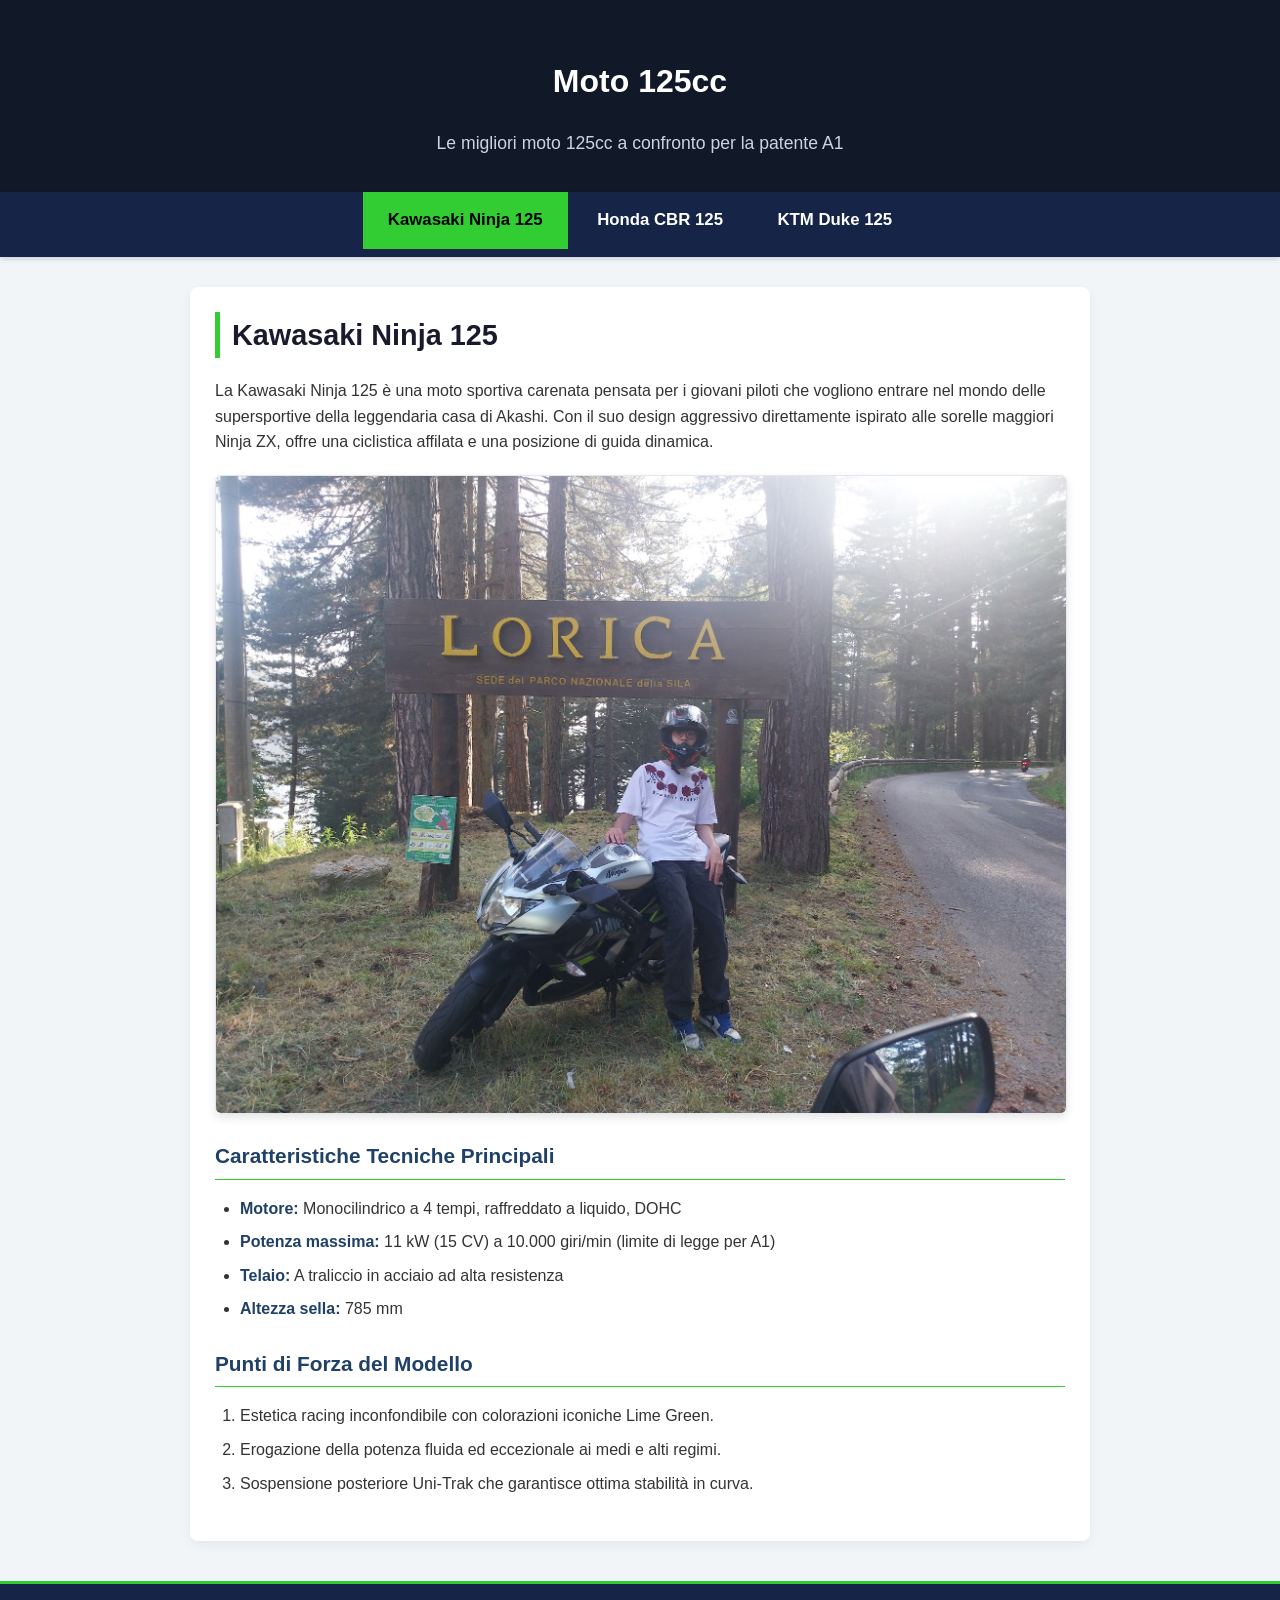
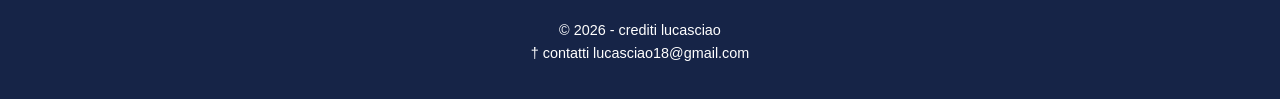
<file: index.html>
<!DOCTYPE html>
<html lang="it">
<head>
<meta charset="UTF-8">
<meta name="viewport" content="width=device-width, initial-scale=1.0">
<title>Kawasaki Ninja 125 - Passione Moto 125</title>
<!-- Collegamento al file di stile esterno tramite percorso relativo -->
<link rel="stylesheet" href="style.css">
</head>
<body>
    <body class="pagina-kawasaki"></body>
<header>
<h1> Moto 125cc</h1>
<p>Le migliori moto  125cc a confronto per la patente A1</p>
</header>
<nav>
<ul>
<li><a href="index.html" class="active">Kawasaki Ninja 125</a></li>
<li><a href="honda.html">Honda CBR 125</a></li>
<li><a href="ktm.html">KTM Duke 125</a></li>
</ul>
</nav>
<main>
<h2>Kawasaki Ninja 125</h2>
<p>La Kawasaki Ninja 125 è una moto sportiva carenata pensata per i giovani piloti che
vogliono entrare nel mondo delle supersportive della leggendaria casa di Akashi. Con il suo
design aggressivo direttamente ispirato alle sorelle maggiori Ninja ZX, offre una ciclistica
affilata e una posizione di guida dinamica.</p>

<img src="kawasaki.jpg" alt="Kawasaki Ninja 125 in pista" class="bike-img">
<h3>Caratteristiche Tecniche Principali</h3>
<ul>
<li><strong>Motore:</strong> Monocilindrico a 4 tempi, raffreddato a liquido, DOHC</
li>
<li><strong>Potenza massima:</strong> 11 kW (15 CV) a 10.000 giri/min (limite di
legge per A1)</li>
<li><strong>Telaio:</strong> A traliccio in acciaio ad alta resistenza</li>
<li><strong>Altezza sella:</strong> 785 mm</li>
</ul>
<h3>Punti di Forza del Modello</h3>
<ol>
<li>Estetica racing inconfondibile con colorazioni iconiche Lime Green.</li>
<li>Erogazione della potenza fluida ed eccezionale ai medi e alti regimi.</li>



<li>Sospensione posteriore Uni-Trak che garantisce ottima stabilità in curva.</li>
</ol>
</main>
<footer>
<p>&copy; 2026 - crediti lucasciao <br>
    &dagger; contatti lucasciao18@gmail.com
</p>
</footer>
</body>
</html>
</file>
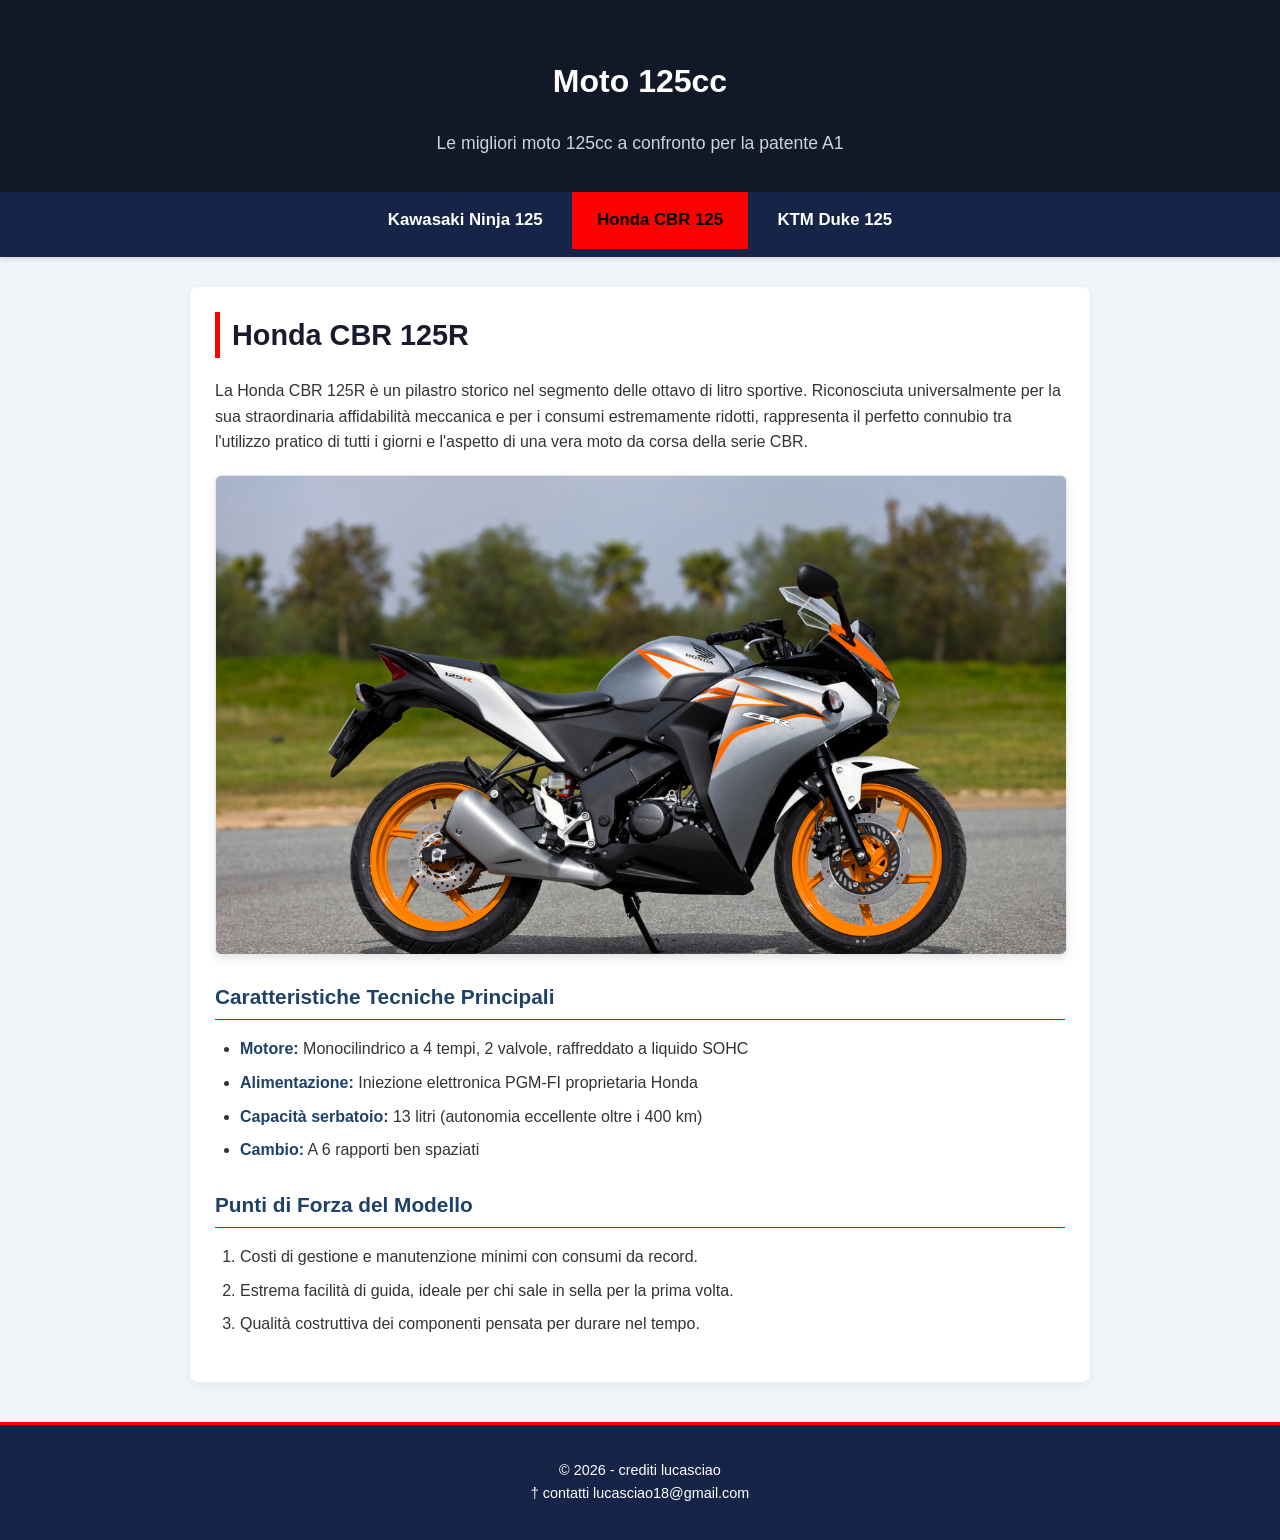
<file: honda.html>
<!DOCTYPE html>
<html lang="it">
<head>
<meta charset="UTF-8">
<meta name="viewport" content="width=device-width, initial-scale=1.0">
<title>Honda CBR 125 - Passione Moto 125</title>
<link rel="stylesheet" href="style.css">
</head>
<body>
    <body class="honda"></body>
<header>
<h1>Moto 125cc</h1>
<p>Le migliori moto 125cc a confronto per la patente A1</p>
</header>
<nav>
<ul>
<li><a href="index.html">Kawasaki Ninja 125</a></li>
<li><a href="honda.html" class="active">Honda CBR 125</a></li>
<li><a href="ktm.html">KTM Duke 125</a></li>
</ul>
</nav>
<main>
<h2>Honda CBR 125R</h2>
<p>La Honda CBR 125R è un pilastro storico nel segmento delle ottavo di litro sportive.
Riconosciuta universalmente per la sua straordinaria affidabilità meccanica e per i consumi
estremamente ridotti, rappresenta il perfetto connubio tra l'utilizzo pratico di tutti i giorni
e l'aspetto di una vera moto da corsa della serie CBR.</p>
<img src="honda.jpg" alt="Honda CBR 125R vista laterale" class="bike-img">
<h3>Caratteristiche Tecniche Principali</h3>
<ul>
<li><strong>Motore:</strong> Monocilindrico a 4 tempi, 2 valvole, raffreddato a
liquido SOHC</li>
<li><strong>Alimentazione:</strong> Iniezione elettronica PGM-FI proprietaria
Honda</li>
<li><strong>Capacità serbatoio:</strong> 13 litri (autonomia eccellente oltre i 400
km)</li>
<li><strong>Cambio:</strong> A 6 rapporti ben spaziati</li>
</ul>
<h3>Punti di Forza del Modello</h3>
<ol>
<li>Costi di gestione e manutenzione minimi con consumi da record.</li>
<li>Estrema facilità di guida, ideale per chi sale in sella per la prima volta.</li>
<li>Qualità costruttiva dei componenti pensata per durare nel tempo.</ol>
</ol>
</main>
<footer>
<p>&copy; 2026 - crediti lucasciao <br>
    &dagger; contatti lucasciao18@gmail.com
</footer>


</body>
</html>
</file>
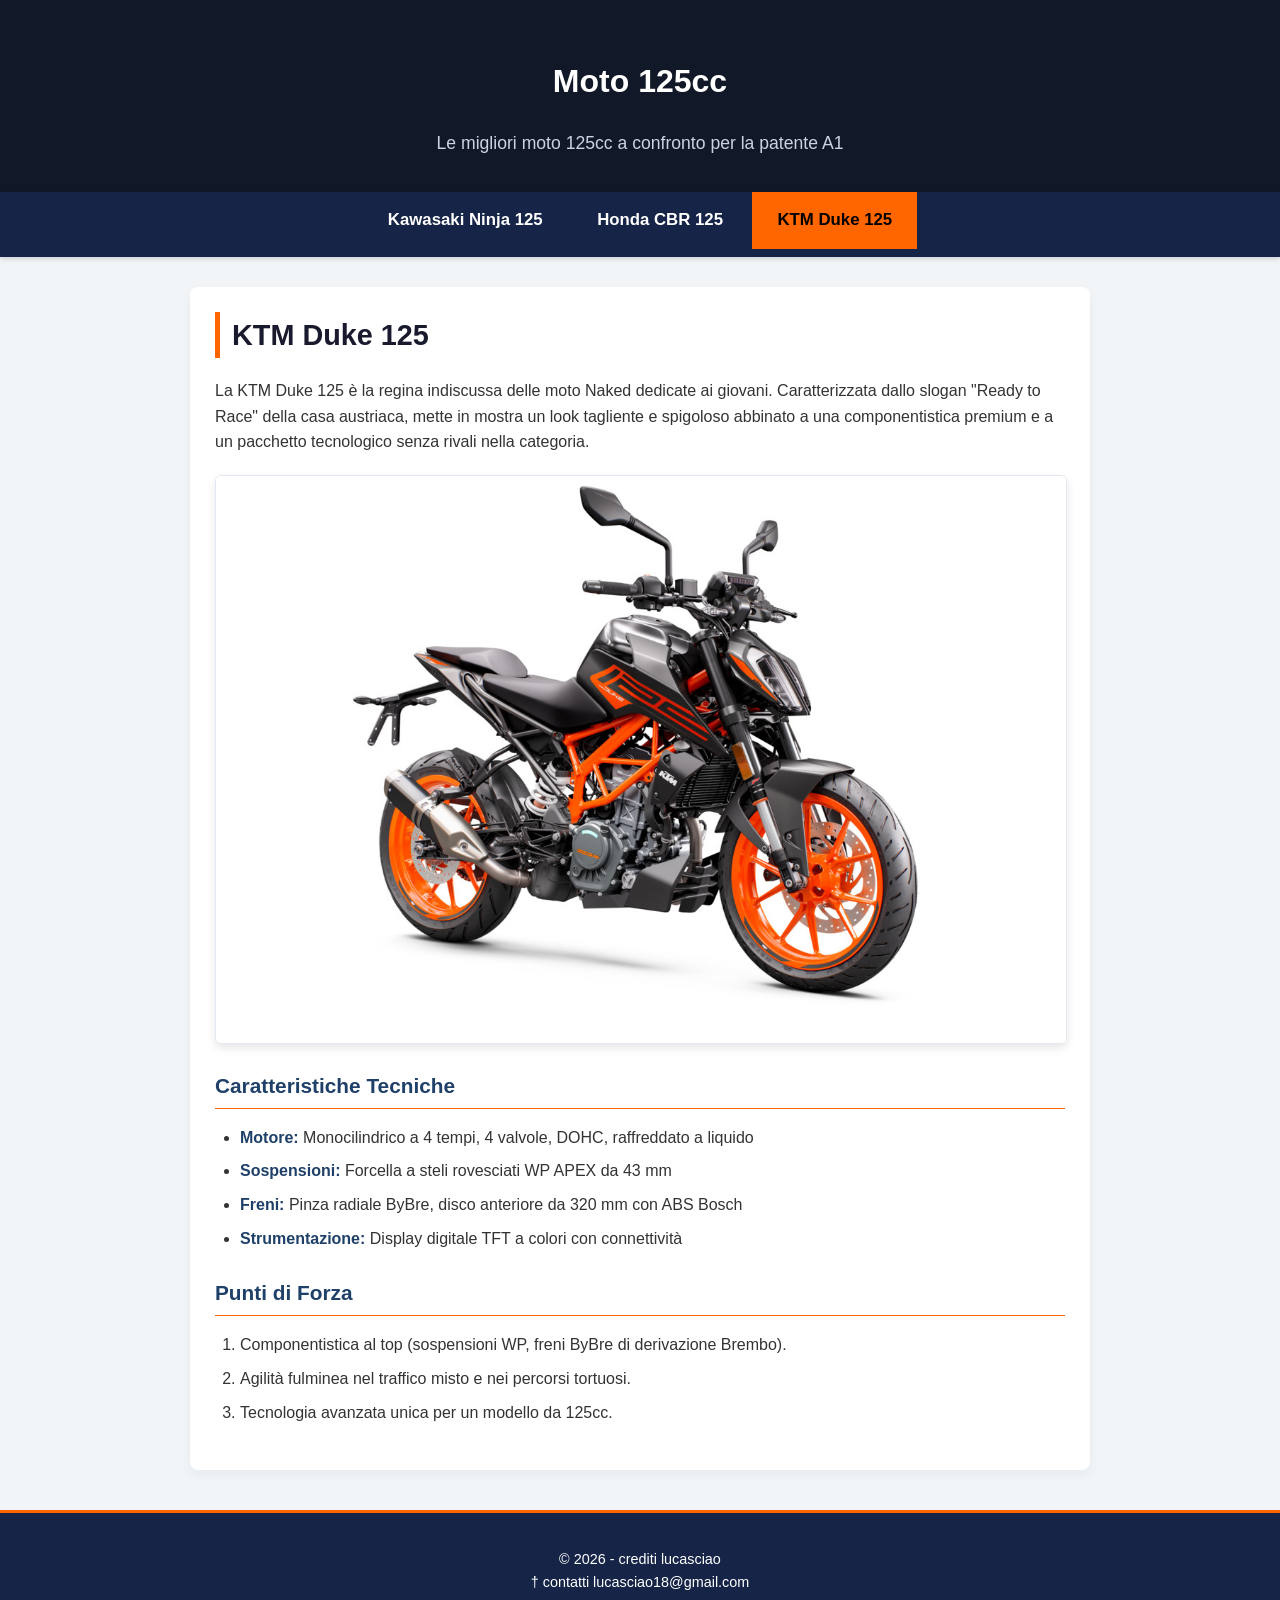
<file: ktm.html>
<!DOCTYPE html>
<html lang="it">
<head>
    <meta charset="UTF-8">
    <meta name="viewport" content="width=device-width, initial-scale=1.0">
    <title>KTM Duke 125 - Passione Moto 125</title>
    <link rel="stylesheet" href="style.css">
</head>
<body>
<body class="ktm"></body>
    <header>
        <h1> Moto 125cc</h1>
        <p>Le migliori moto  125cc a confronto per la patente A1</p>
    </header>
    
    <nav>
        <ul>
            <li><a href="index.html">Kawasaki Ninja 125</a></li>
            <li><a href="honda.html">Honda CBR 125</a></li>
            <li><a href="ktm.html" class="active">KTM Duke 125</a></li>
        </ul>
    </nav>
    
    <main>
        <h2>KTM Duke 125</h2>
        <p>La KTM Duke 125 è la regina indiscussa delle moto Naked dedicate ai giovani. Caratterizzata dallo slogan "Ready to Race" della casa austriaca, mette in mostra un look tagliente e spigoloso abbinato a una componentistica premium e a un pacchetto tecnologico senza rivali nella categoria.</p>
        
        <img src="ktm.jpg" alt="KTM Duke 125" class="bike-img">
        
        <h3>Caratteristiche Tecniche</h3>
        <ul>
            <li><strong>Motore:</strong> Monocilindrico a 4 tempi, 4 valvole, DOHC, raffreddato a liquido</li>
            <li><strong>Sospensioni:</strong> Forcella a steli rovesciati WP APEX da 43 mm</li>
            <li><strong>Freni:</strong> Pinza radiale ByBre, disco anteriore da 320 mm con ABS Bosch</li>
            <li><strong>Strumentazione:</strong> Display digitale TFT a colori con connettività</li>
        </ul>
        
        <h3>Punti di Forza</h3>
        <ol>
            <li>Componentistica al top (sospensioni WP, freni ByBre di derivazione Brembo).</li>
            <li>Agilità fulminea nel traffico misto e nei percorsi tortuosi.</li>
            <li>Tecnologia avanzata unica per un modello da 125cc.</li>
        </ol>
    </main>
    
    <footer>
        <p>&copy; 2026 - crediti lucasciao <br>
    &dagger; contatti lucasciao18@gmail.com
    </footer>

</body>
</html>
</file>
<file: style.css>
/* ==========================================================================
   1. RESET DI BASE E TIPOGRAFIA
   ========================================================================== */
body {
    font-family: 'Segoe UI', Tahoma, Geneva, Verdana, sans-serif;
    line-height: 1.6;
    margin: 0;
    padding: 0;
    background-color: #f2f5f8;
    color: #333333;
}

/* ==========================================================================
   2. CONFIGURAZIONE VARIABILI DI COLORE (Tema dinamico per Marca)
   ========================================================================== */
body.pagina-kawasaki { --colore-tema: #32cd32; } /* Verde */
body.honda    { --colore-tema: #ff0000; } /* Rosso */
body.ktm      { --colore-tema: #ff6600; } /* Arancione */

/* ==========================================================================
   3. STRUTTURA E COMPONENTI SEMANTICI (Header, Nav, Main, Footer)
   ========================================================================== */

/* Header */

   header {
    background-color: #111827; /* Nero Carbonio */
    color: #ffffff;
    text-align: center;
    padding: 35px 20px;
}
}

header h1 {
    margin: 0;
    font-size: 2.2rem;
    letter-spacing: 1px;
    color: var(--colore-tema); /* Si colora automaticamente */
    transition: color 0.3s ease;
}

header p {
    margin: 8px 0 0 0;
    font-size: 1.1rem;
    color: #cbd5e1; /* Schiarito per correggere il contrasto sul fondo scuro */
}

/* Barra di Navigazione */
nav {
    background-color: #162447;
    position: sticky;
    top: 0;
    z-index: 1000;
    box-shadow: 0 2px 5px rgba(0,0,0,0.15);
}

nav ul {
    list-style-type: none;
    margin: 0;
    padding: 0;
    text-align: center;
}

nav ul li {
    display: inline-block;
}

nav ul li a {
    display: block;
    color: #ffffff;
    text-align: center;
    padding: 15px 25px;
    text-decoration: none;
    font-weight: bold;
    font-size: 1.05rem;
    transition: background-color 0.3s ease, color 0.3s ease; /* Transizione fluida */
}

/* Elemento Contenuto Principale */
main {
    max-width: 850px;
    margin: 30px auto;
    padding: 25px;
    background-color: #ffffff;
    border-radius: 8px;
    box-shadow: 0 4px 12px rgba(0,0,0,0.05);
}

/* Piè di Pagina */
footer {
    background-color: #162447;
    color: #ffffff; /* Modificato in bianco per renderlo leggibile */
    text-align: center;
    padding: 20px;
    font-size: 0.9rem;
    margin-top: 40px;
    border-top: 3px solid var(--colore-tema); /* Si colora automaticamente */
    transition: border-color 0.3s ease;
}

/* ==========================================================================
   4. GESTIONE ELEMENTI INTERNI (Titoli, Liste, Immagini)
   ========================================================================== */
main h2 {
    color: #1a1a2e;
    font-size: 1.8rem;
    border-left: 5px solid var(--colore-tema); /* Si colora automaticamente */
    padding-left: 12px;
    margin-top: 0;
    margin-bottom: 20px;
    transition: border-color 0.3s ease;
}

main h3 {
    color: #1f4068;
    font-size: 1.3rem;
    margin-top: 25px;
    margin-bottom: 12px;
    border-bottom: 1px solid var(--colore-tema); /* Si colora automaticamente */
    padding-bottom: 6px;
    transition: border-color 0.3s ease;
}

.bike-img {
    display: block;
    max-width: 100%;
    height: auto;
    margin: 20px auto;
    border-radius: 6px;
    box-shadow: 0 4px 10px rgba(0,0,0,0.1);
    border: 1px solid #e2e8f0;
}

ul, ol {
    padding-left: 25px;
    margin-bottom: 20px;
}

li {
    margin-bottom: 8px;
}

li strong {
    color: #1f4068;
}

/* ==========================================================================
   5. LOGICA DI NAVIGAZIONE AVANZATA (Pulsante Attivo e Hover Selettivi)
   ========================================================================== */

/* Stato Attivo: Prende automaticamente il colore della pagina corrente */
nav ul li a.active {
    background-color: var(--colore-tema);
    color: #000000;
}

/* Effetti Hover Dinamici: Colore specifico per ogni tasto in qualsiasi pagina */
nav ul li a[href="kawasaki.html"]:hover {
    background-color: #32cd32;
    color: #000000;
}

nav ul li a[href="honda.html"]:hover {
    background-color: #ff0000;
    color: #000000;
}

nav ul li a[href="ktm.html"]:hover {
    background-color: #ff6600;
    color: #000000;
}
</file>
